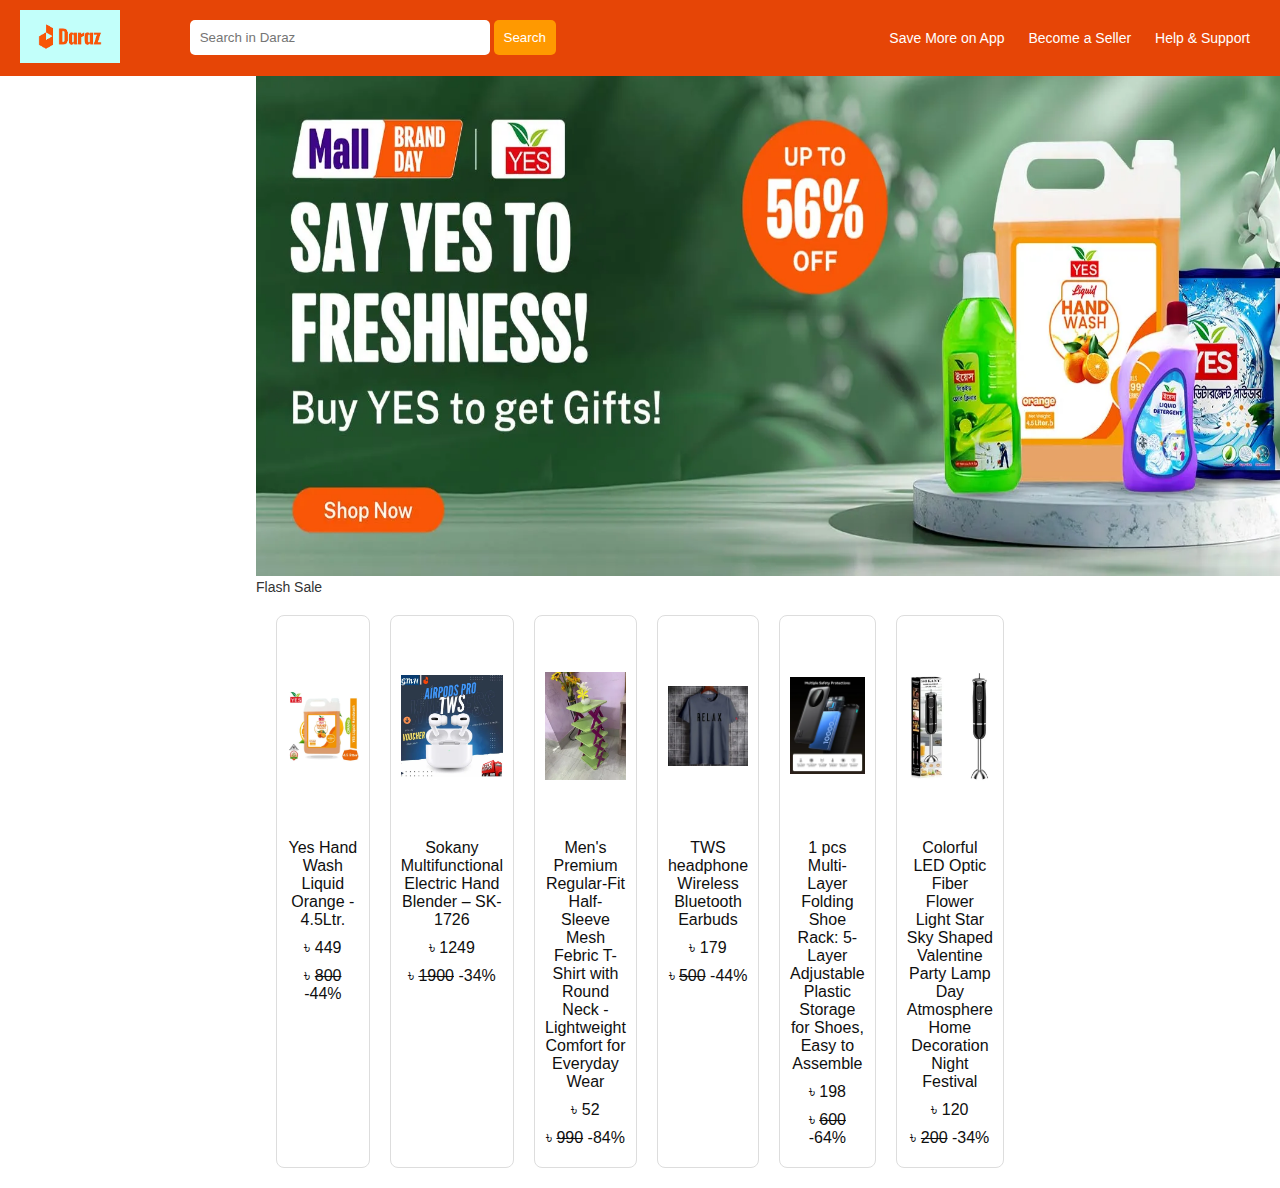
<file: index.html>
<!DOCTYPE html>
<html lang="en">
<head>
    <meta charset="UTF-8">
    <meta name="viewport" content="width=device-width, initial-scale=1.0">
    <title>Daraz</title>
    <link rel="stylesheet" href="styles.css">
</head>
<body>

    <header>
        <div class="logo">
            <img src="images.png" alt="Daraz Logo">
        </div>
        <div class="search-bar">
            <input type="text" placeholder="Search in Daraz">
            <button>Search</button>
        </div>
        <div class="nav-links">
            <a href="#">Save More on App</a>
            <a href="becomeaseller.html">Become a Seller</a>
            <a href="#">Help & Support</a>
        </div>
    </header>

    <div class="mainbody">

    <div class="ad">
        <img src="ad.webp" alt="Product 1" height="500px" width="1200px">
        
    </div>
    
        <p>Flash Sale</p>

    <section class="product-grid">
        
        <div class="product">
            <img src="9b42d7d84c97f849b2ef72aae3c5c45e.jpg_400x400q80.jpg_.webp" alt="Product 1">
            <p>Yes Hand Wash Liquid Orange - 4.5Ltr.</p>
            <p>৳ 449</p>
            <p>৳ <del>800</del> -44%</p>
        </div>
        <div class="product">
            <img src="26f024cfa397611ad00062db400e2327.jpg_400x400q80.jpg_.webp" alt="Product 2">
            <p>Sokany Multifunctional Electric Hand Blender – SK-1726
            </p>
            <p>৳ 1249</p>
            <p>৳ <del>1900</del> -34%</p>
        </div>
        <div class="product">
            <img src="69b2ec93b64efaa7fe518bef4e624e77.jpg_400x400q80.jpg_.webp" alt="Product 3">
            <p>Men's Premium Regular-Fit Half-Sleeve Mesh Febric T-Shirt with Round Neck - Lightweight Comfort for Everyday Wear</p>
            <p>৳ 52</p>
            <p>৳ <del>990</del> -84%</p>
        </div>
        <div class="product">
            <img src="91f581c9940aa4a479649270176799f2.jpg_400x400q80.jpg_.webp" alt="Product 4">
            <p>TWS headphone Wireless Bluetooth Earbuds</p>
            <p>৳ 179</p>
            <p>৳ <del>500</del> -44%</p>
        </div>
        <div class="product">
            <img src="45946c3a32aaee2d9f410e91470a5255.jpg_400x400q80.jpg_.webp" alt="Product 4">
            <p>1 pcs Multi-Layer Folding Shoe Rack: 5-Layer Adjustable Plastic Storage for Shoes, Easy to Assemble
            </p>
            <p>৳ 198</p>
            <p>৳ <del>600</del> -64%</p>
        </div>
        <div class="product">
            <img src="Sf550c2647643427abccb4c9aaaa29852j.jpg_400x400q80.jpg_.webp" alt="Product 4">
            <p>Colorful LED Optic Fiber Flower Light Star Sky Shaped Valentine Party Lamp Day Atmosphere Home Decoration Night Festival</p>
            <p>৳ 120</p>
            <p>৳ <del>200</del> -34%</p>
        </div>
    </section>
    </div>


    <script src="script.js"></script>
</html>
</file>
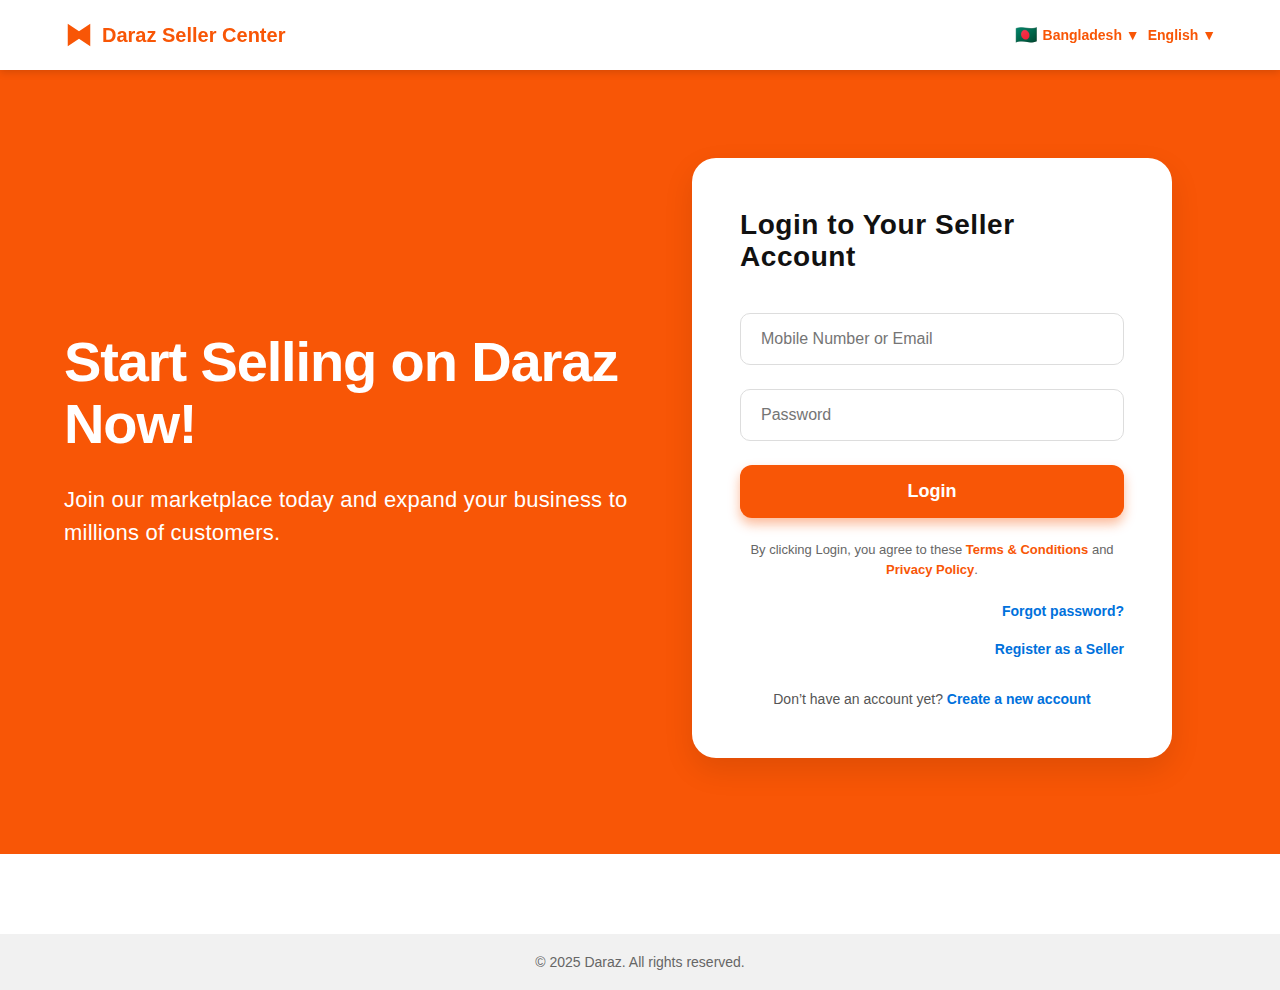
<file: becomeaseller.html>
<!DOCTYPE html>
<html lang="en">
<head>
  <meta charset="UTF-8" />
  <meta name="viewport" content="width=device-width, initial-scale=1" />
  <title>Become a Seller - Daraz</title>
  <link rel="stylesheet" href="styles.css" />
</head>
<body>
  <!-- Header Section -->
  <header class="header-wrapper">
    <div class="container">
      <div class="nav-logo">
        <svg width="30" height="30" viewBox="0 0 24 24" fill="#fff">
          <path d="M3 3L12 9L21 3V21L12 15L3 21V3Z"/>
        </svg>
        <span>Daraz Seller Center</span>
      </div>
      <div class="lang-select">
        <span class="flag">🇧🇩</span> Bangladesh ▼
        <span class="language">English ▼</span>
      </div>
    </div>
  </header>

  <!-- Main Content Section -->
  <main class="become-seller-container">
    <div class="become-seller-content">
      <!-- Left Side -->
      <section class="left-side-become-seller">
        <h1>Start Selling on Daraz Now!</h1>
        <p>Join our marketplace today and expand your business to millions of customers.</p>
        <div class="shopping-cart-illustration">
          <div class="shopping-cart"></div>
          <div class="bag bag1"></div>
          <div class="bag bag2"></div>
          <div class="location-pin"></div>
        </div>
      </section>

      <!-- Right Side: Login Form -->
      <section class="right-side-become-seller">
        <h3>Login to Your Seller Account</h3>
        <form id="loginForm">
          <input type="text" id="username" name="username" placeholder="Mobile Number or Email" required />
          <div class="password-wrapper">
            <input type="password" id="password" name="password" placeholder="Password" required />
          </div>
          <button type="submit" class="btn-login">Login</button>
        </form>
        <p class="terms-text">
          By clicking Login, you agree to these <a href="#">Terms & Conditions</a> and <a href="#">Privacy Policy</a>.
        </p>
        <p class="links">
          <a href="#">Forgot password?</a><br />
          <a href="global-seller.html">Register as a Seller</a>
        </p>
        <p class="create-account">
          Don’t have an account yet? <a href="#" class="create-new">Create a new account</a>
        </p>
      </section>
    </div>
  </main>

  <footer>
    <p>© 2025 Daraz. All rights reserved.</p>
  </footer>

  <!-- Link to JS -->
  <script src="script.js"></script>
</body>
</html>
</file>
<file: styles.css>
* {
    margin: 0;
    padding: 0;
    box-sizing: border-box;
}



header {
    display: flex;
    justify-content: space-between;
    align-items: center;
    background-color: #e64506;
    padding: 10px 20px;
    color: rgb(255, 255, 255);
}

header .logo img {
    width: 100px;
}

header .search-bar input {
    padding: 10px;
    width: 300px;
    border: none;
    border-radius: 5px;
}

header .search-bar button {
    padding: 10px;
    border: none;
    background-color: #FF9900;
    color: white;
    border-radius: 5px;
}

header .nav-links a {
    color: white;
    text-decoration: none;
    margin: 0 10px;
}


.mainbody {
  margin-right: 20%;
  margin-left: 20%;
}



.product-grid {
    display: grid;
    grid-template-columns: repeat(6, 1fr);
    gap: 20px;
    padding: 20px;
}

.product {
    background-color: #fff;
    border: 1px solid #ddd;
    border-radius: 8px;
    padding: 10px;
    text-align: center;
}

.product img {
    width: 100%;
    height: 200px;
    object-fit: contain;
    border-radius: 8px;
}

.product p {
    font-size: 18px;
    margin: 10px 0;
}

.product p {
    color: #0f0f0f;
    font-size: 16px;
}

/* Reset & Basics */
html, body {
  margin: 0;
  padding: 0;
  font-family: 'Poppins', sans-serif;
  background-color: #f5f5f5;
  font-size: 14px;
  color: #333;
}

/* Header wrapper */
.header-wrapper {
  background-color: #f85606;
  position: sticky;
  top: 0;
  z-index: 9999;
  width: 100%;
  box-shadow: 0 1px 5px rgba(0,0,0,0.1);
}

/* Container */
.container {
  max-width: 1200px;
  margin: 0 auto;
  width: 90%;
  display: flex;
  align-items: center;
  justify-content: space-between;
}

/* Top Navbar */
#index-top-navbar {
  background-color: #f85606;
  position: sticky;
  top: 0;
  width: 100%;
  padding: 12px 0;
  box-shadow: 0 2px 5px rgba(0,0,0,0.1);
  z-index: 999;
}

/* any other index navbar styles, use #index-top-navbar prefix */


.top-navbar a {
  color: white;
  text-decoration: none;
  margin-left: 15px;
  font-weight: 600;
  font-size: 11px;
  cursor: pointer;
  text-transform: uppercase;
  white-space: nowrap;
}

.top-navbar a:hover {
  color: #ffd3bc;
}

/* Main Navbar */
.main-nav {
  height: 70px;
  background-color: #f85606;
  display: flex;
  align-items: center;
  padding: 0 10px;
}

.main-nav .container {
  width: 100%;
  padding: 0;
}

/* Logo */
.nav-logo img {
  width: 120px;
  object-fit: contain;
}

/* Search Bar */
.search-bar {
  flex-grow: 1;
  max-width: 650px;
  margin-left: 30px;
  position: relative;
}

.search {
  width: 100%;
  height: 42px;
  padding: 0 50px 0 15px;
  border-radius: 4px;
  border: none;
  background-color: #fff;
  font-size: 14px;
  box-sizing: border-box;
  color: #222;
}

.search::placeholder {
  color: #999;
}

.search-icon {
  position: absolute;
  right: 0;
  top: 50%;
  transform: translateY(-50%);
  background-color: #ddd6d3;
  color: #fff;
  width: 42px;
  height: 42px;
  border-radius: 4px;
  border: none;
  cursor: pointer;
  font-size: 18px;
  display: flex;
  justify-content: center;
  align-items: center;
  transition: background-color 0.3s ease;
}

.search-icon:hover {
  background-color: #e04e05;
}

/* Cart */
.cart {
  color: white;
  font-size: 1.8rem;
  margin-left: 30px;
  cursor: pointer;
  display: flex;
  align-items: center;
  justify-content: center;
  transition: color 0.3s ease;
}

.cart:hover {
  color: #ffd3bc;
}

/* Banner Slider */
/* Reset */
* {
  box-sizing: border-box;
}

body {
  margin: 0;
  font-family: 'Poppins', sans-serif;
  background-color: #f5f5f5;
  color: #333;
}

/* Banner Slider Container */
/* Container styling */
.banner-slider {
  position: relative;
  width: 100%;
  max-width: 1200px;
  aspect-ratio: 1200 / 400; /* Replace 1200 and 400 with your image width and height */
  margin: 20px auto;
  overflow: hidden;
  border-radius: 8px;
  box-shadow: 0 3px 8px rgba(0, 0, 0, 0.15);
}

.slides img {
  width: 100%;
  height: 100%;
  object-fit: cover;
}


.slides {
  position: relative;
  height: 100%;
}

.slide {
  display: none;
  width: 100%;
  height: 100%;
  object-fit: contain;
  background-color: #fff; /* prevents transparency in empty spaces */
  position: absolute;
  top: 0;
  left: 0;
}

.slide.active {
  display: block;
  position: relative;
}



/* Arrow buttons */
.arrow {
  position: absolute;
  top: 50%;
  transform: translateY(-50%);
  background-color: rgba(0, 0, 0, 0.3); /* semi-transparent bg */
  color: white;
  border: none;
  font-size: 2rem;
  padding: 10px 14px;
  cursor: pointer;
  border-radius: 50%;
  opacity: 0;  /* hidden initially */
  transition: opacity 0.3s ease;
  z-index: 2;
}


.left-arrow {
  left: 10px;
}

.right-arrow {
  right: 10px;
}

.banner-slider:hover .arrow {
  opacity: 1;
}



/* White spacer under banner */
.white-spacer {
  height: 20px;
  background-color: #fff;
}

/* Promo Banner - same size & aspect ratio as main banner */
.promo-banner {
  width: 100%;
  max-width: 1200px;
  aspect-ratio: 1200 / 400; /* Replace with your actual promo image width and height */
  margin: 0 auto 20px auto;
  border-radius: 8px;
  overflow: hidden;
  background-color: #fff;
  box-shadow: 0 3px 8px rgba(0, 0, 0, 0.1);
}

.promo-banner img {
  width: 100%;
  height: 100%;
  object-fit: cover;
}



/* Flash Sale Title (outside flash sale container) */
.flash-sale-title {
  max-width: 1200px;
  margin: 0 auto 6px auto; /* Slightly tighter spacing below title */
  padding-left: 20px;
  font-family: 'Poppins', sans-serif;
  font-weight: 400; /* Normal weight */
  font-size: 22px;
  color: #020100;
  text-transform: none;
  letter-spacing: 0;
}

/* Flash Sale Section Container */
.flash-sale {
  background-color: #fff;
  max-width: 1200px;
  margin: 0 auto 30px auto;
  padding: 10px 0;
  border-radius: 8px;
  box-shadow: 0 3px 8px rgba(0, 0, 0, 0.1);
}

/* Flash Sale Header: left & right aligned items */
.flash-sale-header {
  display: flex;
  justify-content: space-between;
  align-items: center;
  padding: 0 20px;
  margin-bottom: 12px;
  border-bottom: 1px solid #eee;
  font-family: 'Poppins', sans-serif;
  font-weight: 400; /* Normal weight */
  font-size: 15px;
  letter-spacing: 0.05em;
  color: #f85606;
}

/* Left side label */
.sale-label {
  text-transform: uppercase;
}

/* Right side "Shop All" link */
.shop-all {
  font-weight: 600;
  font-size: 14px;
  cursor: pointer;
  text-decoration: none;
  color: #f85606;
  transition: color 0.3s ease;
}

.shop-all:hover {
  color: #e04e05;
}

/* Products container: horizontal scroll with spacing */
.flash-sale-products {
  display: flex;
  gap: 16px;
  overflow: hidden;       /* Hide overflow for sliding effect */
  padding: 0 20px;
  scroll-behavior: smooth;
  width: 100%;            /* Make sure it fills container */
  max-width: 1200px;      /* match your container */
  margin: 0 auto;
  position: relative;
}

/* Each product card fixed width (already 170px, keep it) */
.product-card {
  flex: 0 0 170px; /* fixed width so sliding works smoothly */
  background-color: #fff;
  border-radius: 8px;
  border: 1px solid #eee;
  box-shadow: 0 2px 6px rgba(0,0,0,0.05);
  transition: transform 0.2s;
  text-align: center;
  padding: 10px;
  cursor: pointer;
}

.product-card:hover {
  transform: translateY(-5px);
}


/* Product image size */
.product-card img {
  width: 100%;
  height: 120px;
  object-fit: contain;
  margin-bottom: 10px;
}

/* Product title */
.product-card h4 {
  font-size: 14px;
  font-weight: 500;
  color: #333;
  margin: 5px 0;
  white-space: nowrap;
  overflow: hidden;
  text-overflow: ellipsis;
}

/* Product price */
.product-card .price {
  color: #f85606;
  font-weight: 700;
  font-size: 16px;
}


















/* General Reset */
/* General Reset */
/* General Reset */
html, body {
  margin: 0;
  padding: 0;
  font-family: 'Poppins', sans-serif;
  background-color: #fff;  /* Daraz uses white background behind header */
  font-size: 14px;
  color: #333;
  height: 100%;
}

/* Header */
.header-wrapper {
  background-color:  white; /* Daraz bright orange header */
  position: sticky;
  top: 0;
  z-index: 9999;
  width: 100%;
  box-shadow: 0 2px 8px rgba(0, 0, 0, 0.15); /* Slightly stronger shadow */
  padding: 20px 0;
}

.container {
  max-width: 1200px;
  margin: 0 auto;
  width: 90%;
  display: flex;
  justify-content: space-between;
  align-items: center;
}

.nav-logo {
  display: flex;
  align-items: center;
  color: #f85606; /* Daraz logo text is white in orange header */
  font-weight: 700;
  font-size: 20px;
  user-select: none;
}

.nav-logo svg {
  width: 30px;
  height: 30px;
  fill: #f85606;
  margin-right: 8px; /* Slightly smaller margin */
}

.lang-select {
  display: flex;
  align-items: center;
  color: #f85606;
  font-size: 14px;
  cursor: pointer;
  user-select: none;
  font-weight: 600;
}

.flag {
  font-size: 18px;
  margin-right: 6px;
}

.language {
  margin-left: 8px;
}

/* Main content background - bright orange block */
.become-seller-container {
  background-color: #f85606;
  padding-top: 88px;
  padding-bottom: 96px;
  display: flex;
  justify-content: center; /* Center the content horizontally */
}

/* Main content wrapper inside container */
.become-seller-content {
  display: flex;
  max-width: 1200px;      /* Fixed max width like Daraz */
  width: 100%;            /* Full width up to max */
  padding: 0 24px;        /* Horizontal padding */
  gap: 48px;              /* Space between left and right sections */
  box-sizing: border-box;
  align-items: stretch;   /* equal height columns */
  min-height: 560px;      /* vertical size */
}

/* LEFT SIDE */
.left-side-become-seller {
  flex: 1 1 0;
  max-width: 580px;
  color: white;
  display: flex;
  flex-direction: column;
  justify-content: center;
}

.left-side-become-seller h1 {
  font-size: 56px;
  font-weight: 700;
  line-height: 1.1;
  margin-bottom: 28px;
  letter-spacing: -0.02em; /* subtle kerning like Daraz */
}

.left-side-become-seller p {
  font-size: 22px;
  line-height: 1.5;
  margin-bottom: 36px;
  letter-spacing: 0.01em;
}

/* RIGHT SIDE */
.right-side-become-seller {
  width: 480px;
  height: 600px;          /* fixed width box */
  background-color: white;
  border-radius: 24px;
  box-shadow: 0 12px 30px rgba(0, 0, 0, 0.1);
  padding: 48px;
  display: flex;
  flex-direction: column;
  justify-content: center;
  flex-shrink: 0;        /* prevent shrinking */
}


.right-side-become-seller h3 {
  font-size: 28px;
  font-weight: 700;
  margin-bottom: 40px;
  color: #111;
  letter-spacing: 0.02em;
}

.left-side-become-seller,
.right-side-become-seller {
  display: flex;
  flex-direction: column;
  justify-content: center; /* vertically center content */
}

/* Inputs */
.right-side-become-seller input {
  width: 100%;
  padding: 16px 20px;
  margin-bottom: 24px;
  border-radius: 10px;
  border: 1.5px solid #ddd;
  font-size: 16px;
  transition: border-color 0.3s ease;
}

.right-side-become-seller input:focus {
  border-color: #f85606;
  box-shadow: 0 0 8px rgba(248, 86, 6, 0.3);
  outline: none;
}

/* Password wrapper: if you have toggle icon, keep as is */

/* Login button */
.btn-login {
  width: 100%;
  padding: 16px 0;
  background-color: #f85606;
  color: white;
  font-weight: 700;
  font-size: 18px;
  border: none;
  border-radius: 12px;
  cursor: pointer;
  transition: background-color 0.3s ease;
  box-shadow: 0 6px 12px rgba(248, 86, 6, 0.4);
}

.btn-login:hover {
  background-color: #e04e05;
  box-shadow: 0 8px 16px rgba(224, 78, 5, 0.6);
}

/* Terms text */
.terms-text {
  margin-top: 22px;
  font-size: 13px;
  text-align: center;
  color: #666;
  line-height: 1.5;
}

.terms-text a {
  color: #f85606;
  text-decoration: none;
  font-weight: 600;
}

.terms-text a:hover {
  text-decoration: underline;
}

/* Links below */
.links {
  font-size: 14px;
  text-align: right;
  margin-top: 24px;
}

.links a {
  display: block;
  margin-bottom: 6px;
  color: #0071dc;  /* Daraz uses a strong blue */
  text-decoration: none;
  font-weight: 600;
}

.links a:hover {
  color: #e04e05;
}

/* Create account */
.create-account {
  font-size: 14px;
  text-align: center;
  margin-top: 28px;
  color: #555;
}

.create-account a {
  color: #0071dc;
  font-weight: 600;
  text-decoration: none;
}

.create-account a:hover {
  color: #e04e05;
}

/* Footer */
footer {
  padding: 20px;
  background-color: #f1f1f1;
  text-align: center;
  margin-top: 80px;
}

footer p {
  font-size: 14px;
  color: #666;
}

/* Responsive */
@media (max-width: 900px) {
  .become-seller-content {
    flex-direction: column;
    gap: 40px;
    min-height: auto;
    padding: 0 16px;
  }
  .right-side-become-seller {
    max-width: 100%;
    padding: 40px 32px;
    border-radius: 20px;
  }
  .left-side-become-seller {
    max-width: 100%;
    text-align: center;
  }
  .left-side-become-seller h1 {
    font-size: 36px;
    margin-bottom: 20px;
  }
  .left-side-become-seller p {
    font-size: 18px;
    margin-bottom: 24px;
  }
  .links {
    text-align: center;
  }
}




/* Js validation */

.error-text {
  color: red;
  font-size: 0.85em;
  margin-top: 4px;
}

.input-error {
  border: 1px solid red;
  outline: none;
}
</file>
